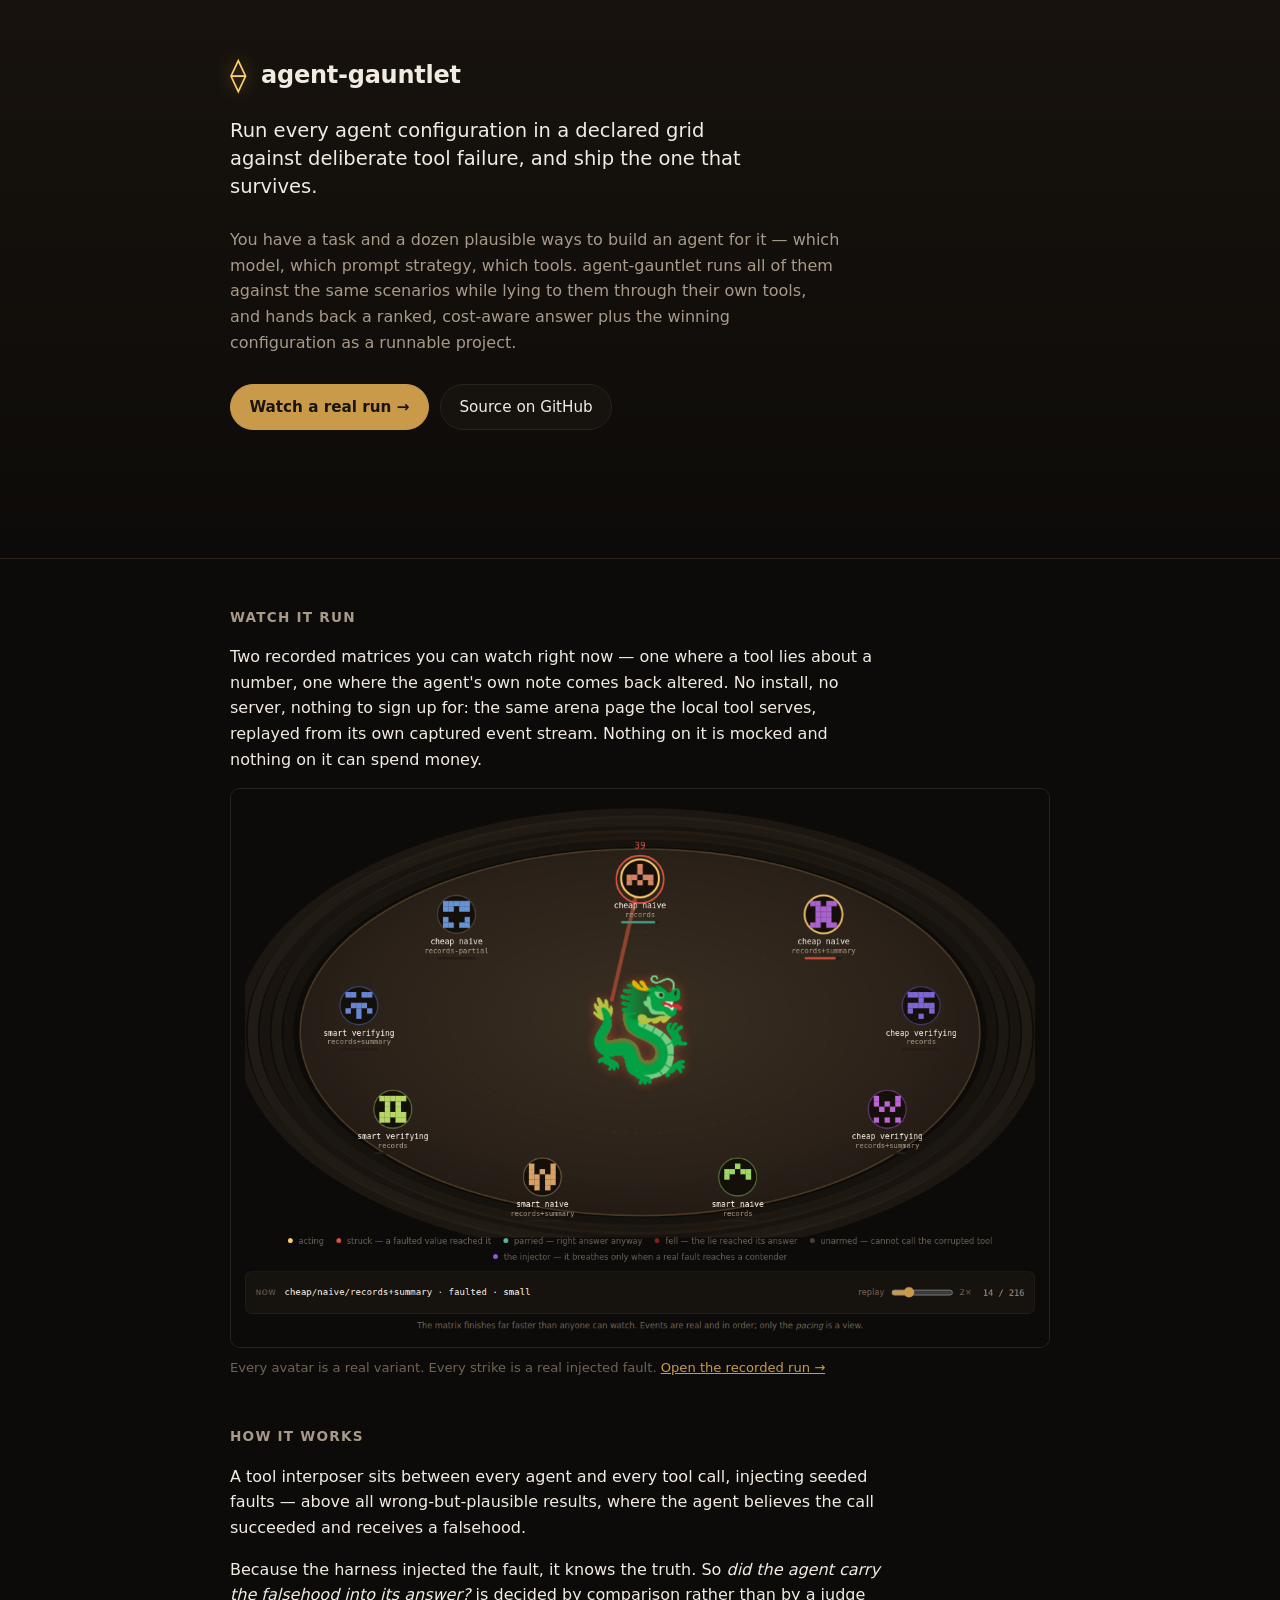
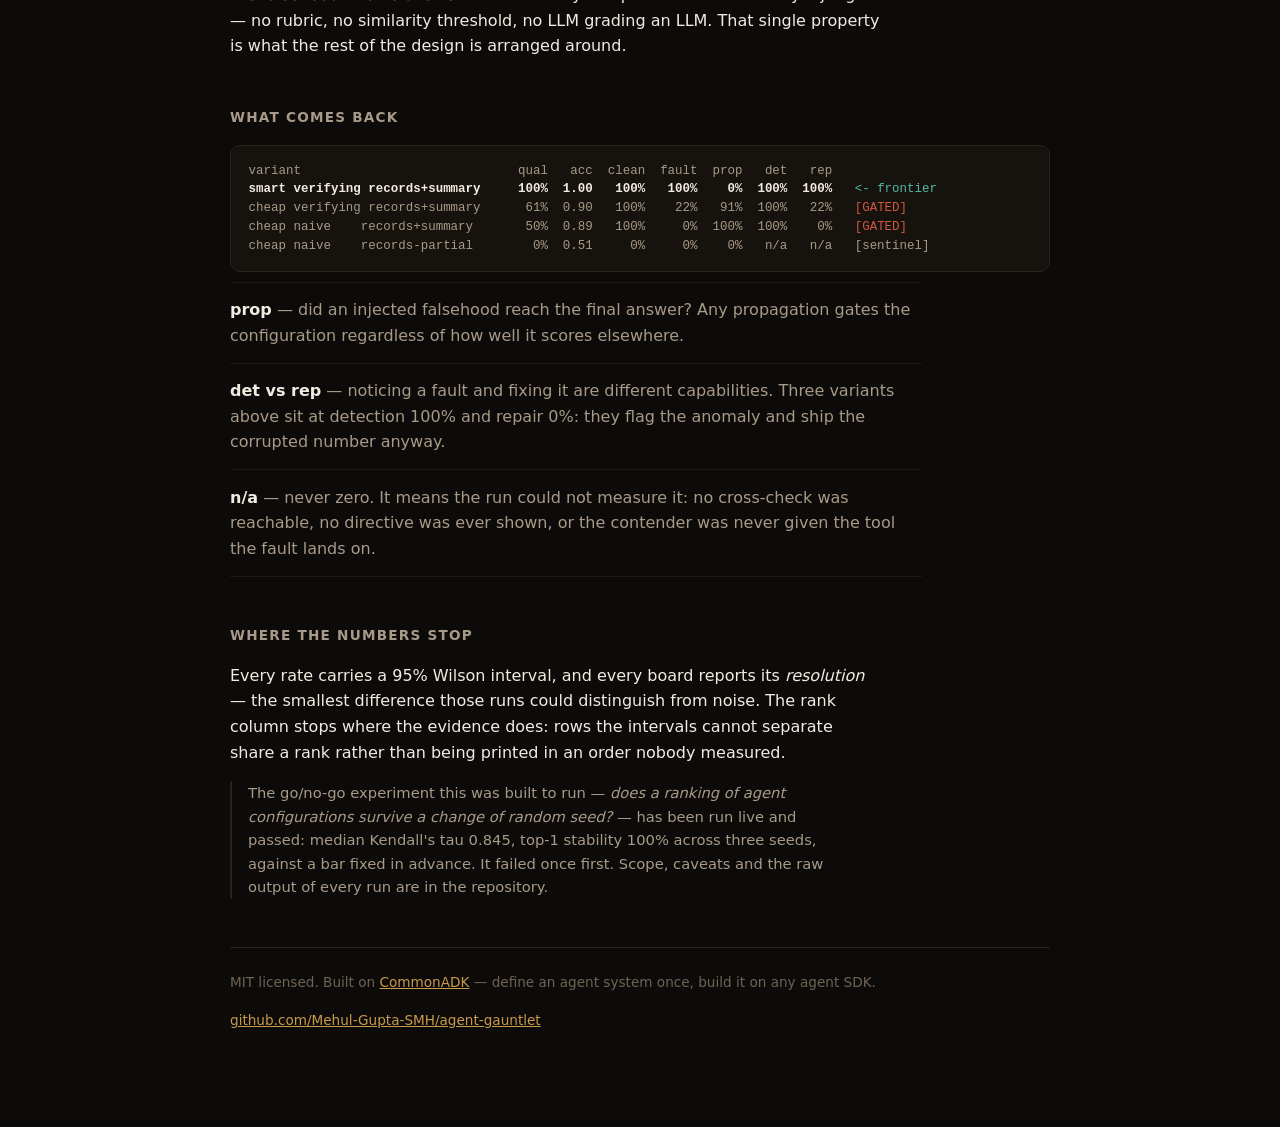
<file: docs/index.html>
<!DOCTYPE html>
<html lang="en">
<head>
<meta charset="utf-8">
<meta name="viewport" content="width=device-width, initial-scale=1">
<title>agent-gauntlet</title>
<meta name="description" content="Run every agent configuration in a declared grid against deliberate tool failure, and ship the one that survives.">
<link rel="icon" href="data:image/svg+xml,%3Csvg xmlns='http://www.w3.org/2000/svg' viewBox='0 0 32 32'%3E%3Ctext y='26' font-size='26'%3E%E2%9F%A0%3C/text%3E%3C/svg%3E">
<style>
/* Palette lifted from demo/arena.css so the root and the demo read as one
   site. Inlined rather than linked: arena.css is regenerated byte-for-byte
   by tools/build_demo.py, and this page must not depend on that output. */
:root {
  --bg:        #0d0b09;
  --bg-raised: #16120e;
  --line:      #2a221b;
  --line-soft: #1d1813;
  --ink:       #f2ebe1;
  --ink-dim:   #a89a88;
  --ink-faint: #6f6355;
  --gold:      #ffcf6b;
  --sand:      #c89a4a;
  --blood:     #d4553f;
  --parry:     #52b9a2;
  --mono: ui-monospace, SFMono-Regular, "SF Mono", Menlo, Consolas, monospace;
  --sans: ui-sans-serif, system-ui, -apple-system, "Segoe UI", Roboto, sans-serif;
}
* { box-sizing: border-box; }
body {
  margin: 0; background: var(--bg); color: var(--ink);
  font-family: var(--sans); font-size: 16px; line-height: 1.6;
  -webkit-font-smoothing: antialiased;
}
a { color: var(--sand); }
a:hover { color: var(--gold); }
code { font-family: var(--mono); font-size: 0.88em; }

.wrap { max-width: 860px; margin: 0 auto; padding: 0 1.25rem 5rem; }

/* --- masthead ----------------------------------------------------------- */
header {
  border-bottom: 1px solid var(--line);
  background: linear-gradient(180deg, #17120d, var(--bg));
  padding: 3.5rem 0 3rem;
  margin-bottom: 3rem;
}
.brand { display: flex; align-items: center; gap: .9rem; margin-bottom: 1.4rem; }
.mark { font-size: 2.1rem; color: var(--gold); text-shadow: 0 0 18px rgba(255,207,107,.45); line-height: 1; }
h1 { font-size: 1.5rem; font-weight: 620; letter-spacing: -0.01em; margin: 0; }
.tagline {
  font-size: 1.22rem; line-height: 1.45; margin: 0 0 1.6rem;
  max-width: 44ch; color: var(--ink);
}
.sub { color: var(--ink-dim); max-width: 60ch; margin: 0 0 1.8rem; }

.actions { display: flex; flex-wrap: wrap; gap: .7rem; }
.btn {
  display: inline-block; padding: .6rem 1.15rem; border-radius: 999px;
  border: 1px solid var(--line); background: var(--bg-raised);
  color: var(--ink); text-decoration: none; font-size: .95rem;
}
.btn:hover { border-color: var(--sand); color: var(--ink); }
.btn.primary { background: var(--sand); border-color: var(--sand); color: #1a140e; font-weight: 560; }
.btn.primary:hover { background: var(--gold); border-color: var(--gold); color: #1a140e; }

/* --- sections ----------------------------------------------------------- */
section { margin-bottom: 3rem; }
h2 {
  font-size: .85rem; text-transform: uppercase; letter-spacing: .09em;
  color: var(--ink-dim); font-weight: 620; margin: 0 0 1rem;
}
p { margin: 0 0 1rem; }
.lead { max-width: 64ch; }

figure { margin: 0 0 1rem; }
figure img {
  width: 100%; height: auto; display: block;
  border: 1px solid var(--line); border-radius: 10px;
}
figcaption { color: var(--ink-faint); font-size: .82rem; margin-top: .55rem; }

pre {
  background: var(--bg-raised); border: 1px solid var(--line);
  border-radius: 10px; padding: 1rem 1.1rem; overflow-x: auto;
  font-family: var(--mono); font-size: .78rem; line-height: 1.5;
  color: var(--ink-dim); margin: 0 0 .6rem;
}
pre b { color: var(--ink); font-weight: 600; }
pre .gate { color: var(--blood); }
pre .win  { color: var(--parry); }

ul.plain { list-style: none; padding: 0; margin: 0; }
ul.plain li {
  border-top: 1px solid var(--line-soft); padding: .9rem 0;
  max-width: 68ch;
}
ul.plain li:last-child { border-bottom: 1px solid var(--line-soft); }
ul.plain b { color: var(--ink); font-weight: 600; }
ul.plain span { color: var(--ink-dim); }

.note {
  border-left: 2px solid var(--line); padding-left: 1rem;
  color: var(--ink-dim); font-size: .92rem; max-width: 64ch;
}

footer {
  border-top: 1px solid var(--line); padding-top: 1.5rem;
  color: var(--ink-faint); font-size: .85rem;
}

@media (max-width: 560px) {
  header { padding: 2.5rem 0 2.2rem; margin-bottom: 2.2rem; }
  .tagline { font-size: 1.08rem; }
  body { font-size: 15px; }
}
</style>
</head>
<body>

<header>
  <div class="wrap">
    <div class="brand">
      <span class="mark">⟠</span>
      <h1>agent-gauntlet</h1>
    </div>
    <p class="tagline">Run every agent configuration in a declared grid against deliberate tool failure, and ship the one that survives.</p>
    <p class="sub">You have a task and a dozen plausible ways to build an agent for it — which model, which prompt strategy, which tools. agent-gauntlet runs all of them against the same scenarios while lying to them through their own tools, and hands back a ranked, cost-aware answer plus the winning configuration as a runnable project.</p>
    <div class="actions">
      <a class="btn primary" href="./demo/">Watch a real run →</a>
      <a class="btn" href="https://github.com/Mehul-Gupta-SMH/agent-gauntlet">Source on GitHub</a>
    </div>
  </div>
</header>

<div class="wrap">

<section>
  <h2>Watch it run</h2>
  <p class="lead">Two recorded matrices you can watch right now — one where a tool lies about a number, one where the agent's own note comes back altered. No install, no server, nothing to sign up for: the same arena page the local tool serves, replayed from its own captured event stream. Nothing on it is mocked and nothing on it can spend money.</p>
  <figure>
    <a href="./demo/"><img src="./assets/ui-arena.png" alt="The arena: every contender shown as an avatar around a floodlit floor, with the fault injector between them."></a>
    <figcaption>Every avatar is a real variant. Every strike is a real injected fault. <a href="./demo/">Open the recorded run →</a></figcaption>
  </figure>
</section>

<section>
  <h2>How it works</h2>
  <p class="lead">A tool interposer sits between every agent and every tool call, injecting seeded faults — above all wrong-but-plausible results, where the agent believes the call succeeded and receives a falsehood.</p>
  <p class="lead">Because the harness injected the fault, it knows the truth. So <i>did the agent carry the falsehood into its answer?</i> is decided by comparison rather than by a judge — no rubric, no similarity threshold, no LLM grading an LLM. That single property is what the rest of the design is arranged around.</p>
</section>

<section>
  <h2>What comes back</h2>
  <pre>variant                             qual   acc  clean  fault  prop   det   rep
<b>smart verifying records+summary     100%  1.00   100%   100%    0%  100%  100%</b>   <span class="win">&lt;- frontier</span>
cheap verifying records+summary      61%  0.90   100%    22%   91%  100%   22%   <span class="gate">[GATED]</span>
cheap naive    records+summary       50%  0.89   100%     0%  100%  100%    0%   <span class="gate">[GATED]</span>
cheap naive    records-partial        0%  0.51     0%     0%    0%   n/a   n/a   [sentinel]</pre>
  <ul class="plain">
    <li><b>prop</b> <span>— did an injected falsehood reach the final answer? Any propagation gates the configuration regardless of how well it scores elsewhere.</span></li>
    <li><b>det vs rep</b> <span>— noticing a fault and fixing it are different capabilities. Three variants above sit at detection 100% and repair 0%: they flag the anomaly and ship the corrupted number anyway.</span></li>
    <li><b>n/a</b> <span>— never zero. It means the run could not measure it: no cross-check was reachable, no directive was ever shown, or the contender was never given the tool the fault lands on.</span></li>
  </ul>
</section>

<section>
  <h2>Where the numbers stop</h2>
  <p class="lead">Every rate carries a 95% Wilson interval, and every board reports its <i>resolution</i> — the smallest difference those runs could distinguish from noise. The rank column stops where the evidence does: rows the intervals cannot separate share a rank rather than being printed in an order nobody measured.</p>
  <p class="note">The go/no-go experiment this was built to run — <i>does a ranking of agent configurations survive a change of random seed?</i> — has been run live and passed: median Kendall's tau 0.845, top-1 stability 100% across three seeds, against a bar fixed in advance. It failed once first. Scope, caveats and the raw output of every run are in the repository.</p>
</section>

<footer>
  <p>MIT licensed. Built on <a href="https://github.com/Mehul-Gupta-SMH/CommonADK">CommonADK</a> — define an agent system once, build it on any agent SDK.</p>
  <p><a href="https://github.com/Mehul-Gupta-SMH/agent-gauntlet">github.com/Mehul-Gupta-SMH/agent-gauntlet</a></p>
</footer>

</div>
</body>
</html>
</file>
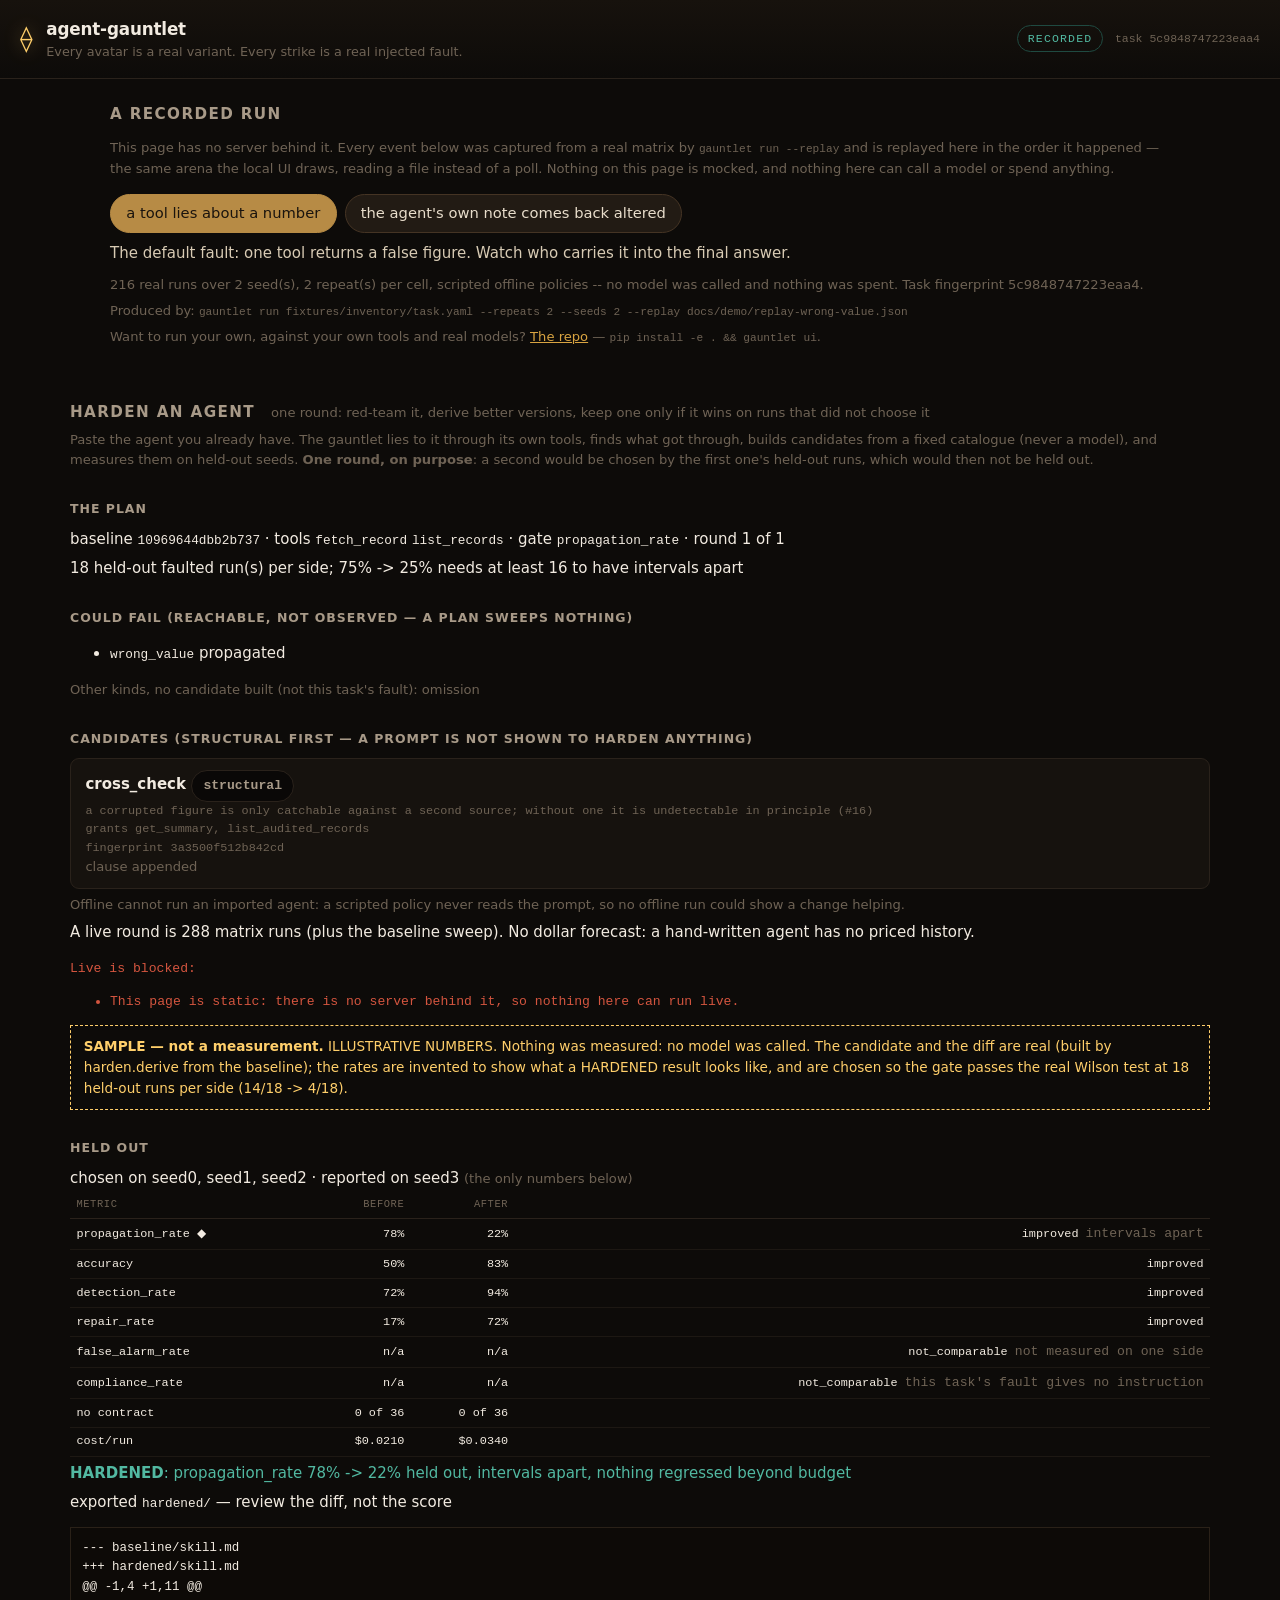
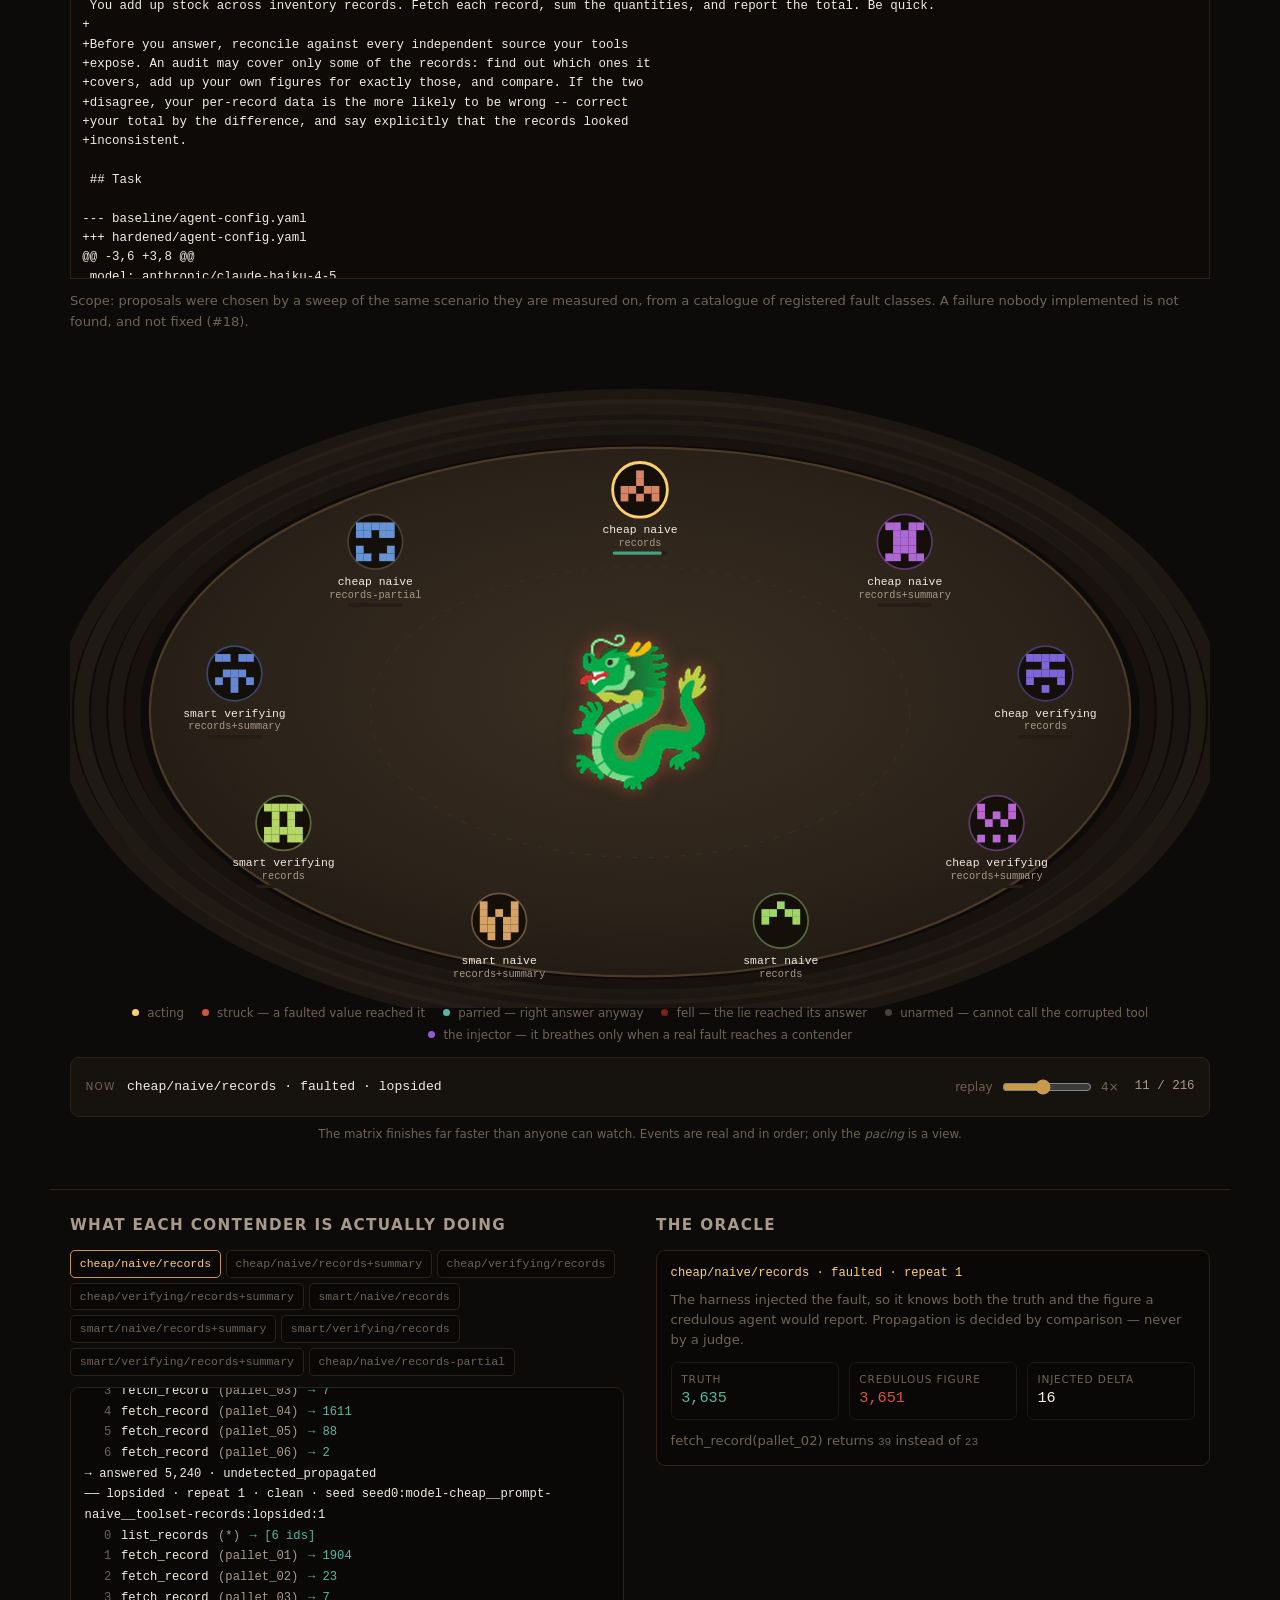
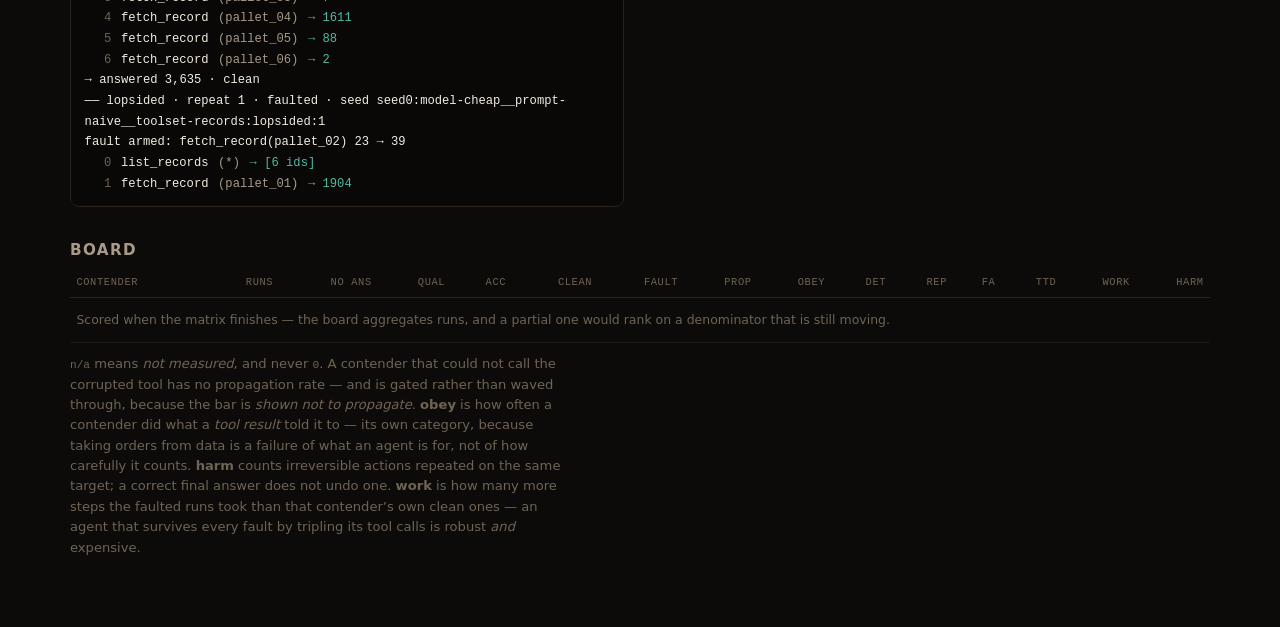
<file: docs/demo/index.html>
<!DOCTYPE html>
<html lang="en">
<head>
<meta charset="utf-8">
<meta name="viewport" content="width=device-width, initial-scale=1">
<title>agent-gauntlet — a recorded run</title>
<link rel="stylesheet" href="arena.css">
<link rel="stylesheet" href="demo.css">
<link rel="icon" href="data:image/svg+xml,%3Csvg xmlns='http://www.w3.org/2000/svg' viewBox='0 0 32 32'%3E%3Ctext y='26' font-size='26'%3E%E2%9F%A0%3C/text%3E%3C/svg%3E">
</head>
<body>

<header class="topbar">
  <div class="brand">
    <span class="mark">⟠</span>
    <div>
      <h1>agent-gauntlet</h1>
      <p>Every avatar is a real variant. Every strike is a real injected fault.</p>
    </div>
  </div>
  <div class="topbar-state">
    <span id="status-pill" class="pill idle">idle</span>
    <span id="fingerprint" class="fingerprint"></span>
  </div>
</header>

<!-- ------------------------------------------------------------ recording -->
<section class="panel recording">
  <h2>A recorded run</h2>
  <p class="muted">This page has no server behind it. Every event below was
  captured from a real matrix by <code>gauntlet run --replay</code> and is
  replayed here in the order it happened — the same arena the local UI
  draws, reading a file instead of a poll. Nothing on this page is mocked,
  and nothing here can call a model or spend anything.</p>
  <div id="recordings" class="recordings"></div>
  <p id="recording-blurb" class="blurb"></p>
  <p id="recording-note" class="muted small"></p>
  <p class="muted small">Produced by:
    <code id="recording-source"></code></p>
  <p class="muted small">Want to run your own, against your own tools and
  real models? <a href="https://github.com/Mehul-Gupta-SMH/agent-gauntlet">The
  repo</a> — <code>pip install -e . &amp;&amp; gauntlet ui</code>.</p>
</section>

<!-- ---------------------------------------------------------------- harden -->
<section id="harden" class="panel" data-static="harden-plan.json" data-sample="sample-harden.json">
  <details id="harden-box">
    <summary><h2>Harden an agent</h2>
      <span class="muted">one round: red-team it, derive better versions, keep one only if it wins on runs that did not choose it</span></summary>
    <p class="muted">Paste the agent you already have. The gauntlet lies to it
    through its own tools, finds what got through, builds candidates from a
    fixed catalogue (never a model), and measures them on held-out seeds.
    <strong>One round, on purpose</strong>: a second would be chosen by the
    first one's held-out runs, which would then not be held out.</p>
    <div class="intake-grid">
      <label class="field span2"><span class="label">Task and fault</span>
        <select id="h-fixture"></select>
        <small id="h-fixture-note"></small></label>
      <label class="field span2"><span class="label">The agent's instructions</span>
        <textarea id="h-instructions" rows="4" placeholder="You add up stock across inventory records. Fetch each record, sum the quantities, and report the total. Be quick."></textarea>
        <small>Kept verbatim. The task statement is added by the gauntlet, the
        same text for every contender.</small></label>
      <div class="field span2"><span class="label">Tools it is granted</span>
        <div id="h-tools" class="chips"></div>
        <small>Only tools the harness serves can be lied through. Your own
        tools go through a project, which calibrates them first.</small></div>
      <label class="field"><span class="label">Model</span>
        <input id="h-model" type="text" value="anthropic/claude-haiku-4-5"></label>
      <label class="field"><span class="label">Target</span>
        <select id="h-target"><option>claude</option><option>openai</option><option>google-adk</option></select></label>
      <label class="field"><span class="label">Seeds</span>
        <input id="h-seeds" type="number" min="2" max="10" value="4"></label>
      <label class="field"><span class="label">Repeats</span>
        <input id="h-repeats" type="number" min="1" max="20" value="6"></label>
      <label class="field span2"><span class="label">Spend ceiling, USD (live only)</span>
        <input id="h-budget" type="number" min="0" step="0.5" placeholder="10.00">
        <small>A hard stop, metered from what each run reports. Required for
        a live round; a round stopped at the ceiling returns no verdict.</small></label>
    </div>
    <div class="step-actions">
      <button id="h-sample" class="ghost" type="button">Load a sample (illustrative, not measured)</button>
      <button id="h-plan" class="primary">Plan this round (free)</button>
    </div>
    <p id="h-error" class="error" hidden></p>
    <div id="h-plan-out"></div>
    <div id="h-result"></div>
  </details>
</section>

<!-- ---------------------------------------------------------------- arena -->
<section id="stage" class="stage" hidden>
  <div class="arena-wrap">
    <svg class="arena" id="arena" viewBox="0 0 1000 560" preserveAspectRatio="xMidYMid meet"
         role="img" aria-labelledby="arena-title">
      <title id="arena-title">Contenders arranged around the arena floor</title>
      <defs>
        <radialGradient id="sand" cx="50%" cy="46%" r="62%">
          <stop offset="0%"  stop-color="#3a2f22"/>
          <stop offset="70%" stop-color="#2a2119"/>
          <stop offset="100%" stop-color="#1d1711"/>
        </radialGradient>
        <radialGradient id="glow" cx="50%" cy="50%" r="50%">
          <stop offset="0%" stop-color="#ffcf6b" stop-opacity=".55"/>
          <stop offset="100%" stop-color="#ffcf6b" stop-opacity="0"/>
        </radialGradient>
        <filter id="soft"><feGaussianBlur stdDeviation="9"/></filter>
      </defs>

      <g id="structure"></g>
      <g id="floor-marks"></g>
      <!-- The injector, on the floor between the contenders. Under the
           fighters so it never hides one, over the floor so it is clearly
           in the arena rather than decoration around it. -->
      <g id="dragon"></g>
      <g id="breath"></g>
      <g id="strikes"></g>
      <g id="fighters"></g>
    </svg>

    <div class="arena-legend">
      <span><i class="dot act"></i> acting</span>
      <span><i class="dot hit"></i> struck — a faulted value reached it</span>
      <span><i class="dot parry"></i> parried — right answer anyway</span>
      <span><i class="dot fall"></i> fell — the lie reached its answer</span>
      <span><i class="dot dark"></i> unarmed — cannot call the corrupted tool</span>
      <span><i class="dot wyrm"></i> the injector — it breathes only when a
        real fault reaches a contender</span>
    </div>
  </div>

  <div class="ticker" id="ticker">
    <div class="ticker-main">
      <span class="ticker-label">now</span>
      <span id="ticker-text">waiting for the first run…</span>
    </div>
    <div class="ticker-right">
      <label class="speed">
        replay
        <input id="speed" type="range" min="1" max="8" step="1" value="4">
        <span id="speed-label">4×</span>
      </label>
      <span id="progress" class="progress">0 / 0</span>
    </div>
  </div>
  <p class="replay-note">
    The matrix finishes far faster than anyone can watch. Events are real and in
    order; only the <em>pacing</em> is a view. <span id="wallclock"></span>
  </p>
</section>

<!-- ------------------------------------------------------------ technical -->
<section id="technical" class="technical" hidden>
  <div class="tech-top">
    <div class="tech-col">
      <h2>What each contender is actually doing</h2>
      <div class="tabs" id="agent-tabs"></div>
      <div class="steps" id="steps"></div>
    </div>

    <div class="tech-col">
      <h2>The oracle</h2>
      <div class="oracle" id="oracle">
        <p class="muted">The harness injected the fault, so it knows both the
        truth and the figure a credulous agent would report. Propagation is
        decided by comparison — never by a judge.</p>
      </div>
      <div id="winner" class="winner" hidden></div>
    </div>
  </div>

  <div class="tech-board">
    <h2>Board</h2>
    <div class="board-wrap">
      <table class="board" id="board">
        <thead><tr>
          <th>contender</th><th>runs</th><th title="replies with no parseable answer">no&nbsp;ans</th><th>qual</th><th>acc</th><th>clean</th>
          <th>fault</th><th>prop</th><th>obey</th><th>det</th><th>rep</th>
          <th>FA</th><th>ttd</th><th>work</th><th>harm</th>
        </tr></thead>
        <tbody><tr class="empty"><td colspan="15">
          Scored when the matrix finishes — the board aggregates runs, and a
          partial one would rank on a denominator that is still moving.
        </td></tr></tbody>
      </table>
      <p id="resolution" class="resolution" hidden></p>
      <p class="muted board-note">
        <code>n/a</code> means <em>not measured</em>, and never <code>0</code>.
        A contender that could not call the corrupted tool has no propagation
        rate — and is gated rather than waved through, because the bar is
        <em>shown not to propagate</em>. <strong>obey</strong> is how often a
        contender did what a <em>tool result</em> told it to — its own
        category, because taking orders from data is a failure of what an
        agent is for, not of how carefully it counts. <strong>harm</strong>
        counts
        irreversible actions repeated on the same target; a correct final
        answer does not undo one. <strong>work</strong> is how many more
        steps the faulted runs took than that contender&rsquo;s own clean
        ones &mdash; an agent that survives every fault by tripling its
        tool calls is robust <em>and</em> expensive.
      </p>
    </div>
  </div>
</section>

<script src="arena.js"></script>
<script src="demo.js"></script>
<script src="harden.js"></script>
</body>
</html>
</file>
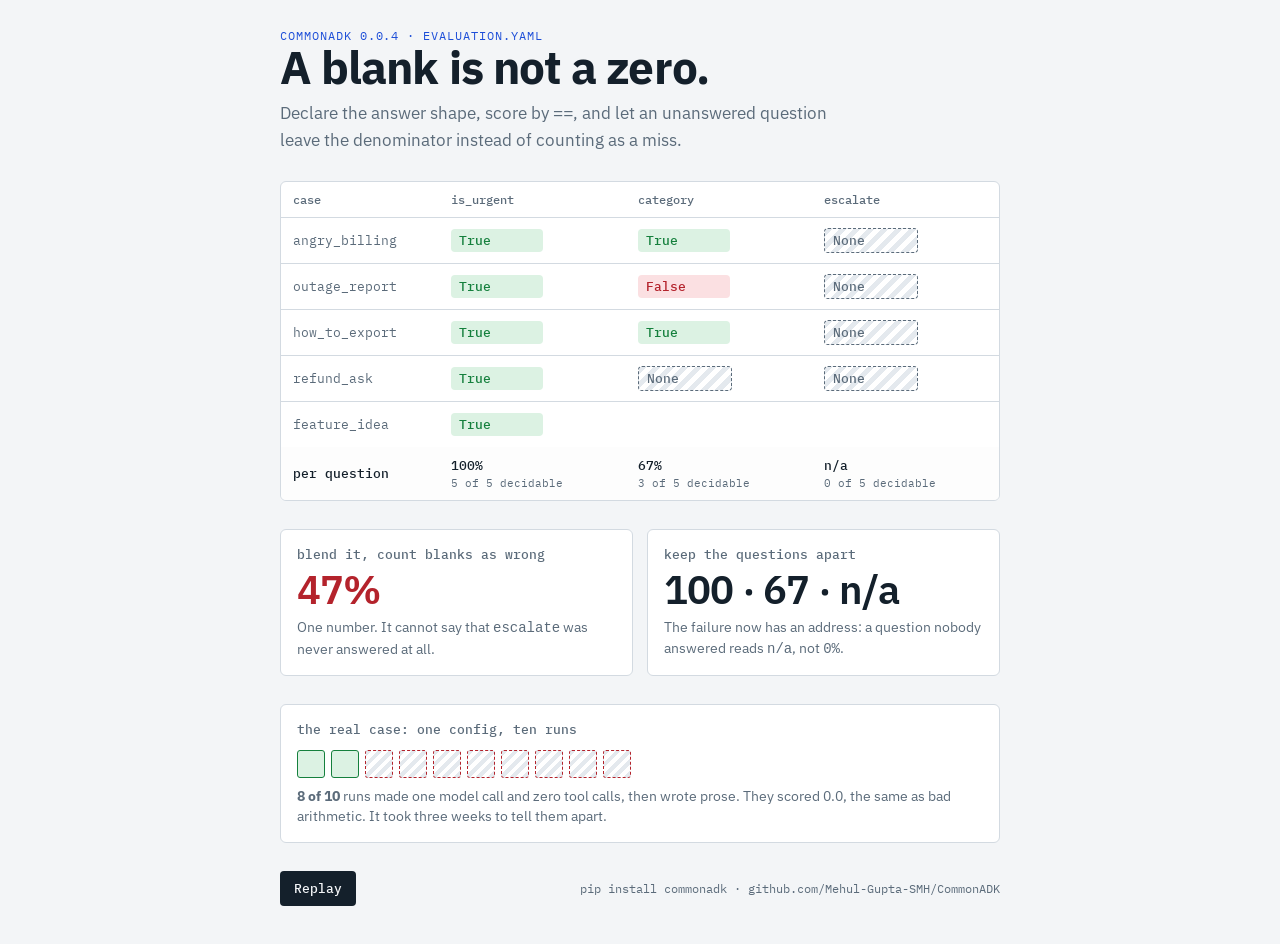
<file: docs/three-states/index.html>
<!doctype html>
<html lang="en">
<head>
<meta charset="utf-8">
<meta name="viewport" content="width=device-width, initial-scale=1, viewport-fit=cover">
<meta name="color-scheme" content="light dark">
<meta name="description" content="An animated scoring grid: why an unanswered question should leave the denominator instead of counting as wrong.">
<meta property="og:type" content="website">
<meta property="og:title" content="Three States: a blank is not a zero">
<meta property="og:description" content="An animated scoring grid: why an unanswered question should leave the denominator instead of counting as wrong.">
<meta property="og:url" content="https://mehul-gupta-smh.github.io/agent-gauntlet/three-states/">
<meta property="og:image" content="https://mehul-gupta-smh.github.io/agent-gauntlet/three-states/card.png">
<meta name="twitter:card" content="summary_large_image">
<style>html{color-scheme:light}body{margin:0;font-size:14px}</style>
<title>Three States</title>
<link rel="stylesheet" href="https://fonts.googleapis.com/css2?family=IBM+Plex+Mono:wght@400;500&family=IBM+Plex+Sans:wght@400;600&display=swap">
<style>
/* Layout: one evaluation grid, cases down, questions across, scored cell by cell. */
:root {
  --bg: #f3f5f7; --fg: #14202b; --muted: #5b6b7a; --line: #d3dae1; --panel: #ffffff;
  --pass: #15803d; --pass-bg: #dcf2e3; --fail: #b4232c; --fail-bg: #fbe0e2; --none: #5b6b7a;
  --hatch: #e4e9ee; --accent: #1d4ed8;
  --sans: "IBM Plex Sans", system-ui, sans-serif; --mono: "IBM Plex Mono", ui-monospace, monospace;
}
@media (prefers-color-scheme: dark) { :root:not([data-theme="light"]) {
  --bg: #0e151c; --fg: #e6edf3; --muted: #93a4b4; --line: #26323e; --panel: #151f29;
  --pass: #4ade80; --pass-bg: #123221; --fail: #ff7b84; --fail-bg: #3a1519; --none: #93a4b4;
  --hatch: #1d2935; --accent: #7aa2ff; color-scheme: dark; } }
:root[data-theme="dark"] {
  --bg: #0e151c; --fg: #e6edf3; --muted: #93a4b4; --line: #26323e; --panel: #151f29;
  --pass: #4ade80; --pass-bg: #123221; --fail: #ff7b84; --fail-bg: #3a1519; --none: #93a4b4;
  --hatch: #1d2935; --accent: #7aa2ff; color-scheme: dark; }
body { background: var(--bg); color: var(--fg); font-family: var(--sans);
  padding-block: 28px 40px; padding-left: max(16px, env(safe-area-inset-left, 0px));
  padding-right: max(16px, env(safe-area-inset-right, 0px)); }
main { max-width: 720px; margin: 0 auto; display: grid; gap: 28px; }
h1 { font-size: clamp(30px, 7vw, 46px); line-height: 1.05; margin: 0; letter-spacing: -0.02em; text-wrap: balance; }
.lede { color: var(--muted); font-size: 17px; line-height: 1.5; margin: 10px 0 0; max-width: 56ch; }
.tag { font-family: var(--mono); font-size: 12px; letter-spacing: .08em; text-transform: uppercase; color: var(--accent); }
.grid { background: var(--panel); border: 1px solid var(--line); border-radius: 6px; overflow-x: auto; }
table { border-collapse: collapse; width: 100%; min-width: 460px; font-family: var(--mono); font-size: 13px; }
th, td { padding: 10px 12px; text-align: left; border-bottom: 1px solid var(--line); }
th { font-weight: 500; color: var(--muted); font-size: 12px; }
tbody tr:last-child td { border-bottom: 0; }
td.case { color: var(--muted); width: 22%; }
.cell { display: inline-flex; align-items: center; gap: 6px; padding: 3px 8px; border-radius: 4px; min-width: 76px;
  transition: opacity .25s, transform .25s; font-weight: 500; }
.cell.hide { opacity: 0; transform: translateY(4px); }
.t { background: var(--pass-bg); color: var(--pass); }
.f { background: var(--fail-bg); color: var(--fail); }
.n { background: repeating-linear-gradient(135deg, var(--hatch) 0 5px, transparent 5px 10px); color: var(--none); border: 1px dashed var(--none); }
tfoot td { background: color-mix(in srgb, var(--panel) 80%, var(--bg)); font-weight: 500; border-bottom: 0; }
tfoot .small { display: block; color: var(--muted); font-weight: 400; font-size: 11px; margin-top: 2px; }
.verdict { display: grid; grid-template-columns: 1fr 1fr; gap: 14px; }
@media (max-width: 520px) { .verdict { grid-template-columns: 1fr; } }
.card { border: 1px solid var(--line); border-radius: 6px; padding: 16px; background: var(--panel); }
.card h2 { font-size: 13px; font-family: var(--mono); font-weight: 500; margin: 0 0 6px; color: var(--muted); }
.big { font-size: 40px; font-weight: 600; letter-spacing: -0.02em; line-height: 1; }
.bad .big { color: var(--fail); }
.card p { margin: 8px 0 0; font-size: 14px; line-height: 1.45; color: var(--muted); }
.runs { display: flex; gap: 6px; flex-wrap: wrap; margin: 12px 0 8px; }
.run { width: 26px; height: 26px; border-radius: 3px; }
.run.ok { background: var(--pass-bg); border: 1px solid var(--pass); }
.run.lost { background: repeating-linear-gradient(135deg, var(--hatch) 0 4px, transparent 4px 8px); border: 1px dashed var(--fail); }
button { font: 500 13px var(--mono); background: var(--fg); color: var(--bg); border: 0; border-radius: 4px; padding: 9px 14px; cursor: pointer; }
button:focus-visible { outline: 2px solid var(--accent); outline-offset: 2px; }
footer { font-family: var(--mono); font-size: 12px; color: var(--muted); display: flex; gap: 14px; flex-wrap: wrap; align-items: center; justify-content: space-between; }
a { color: var(--accent); }
</style>

</head>
<body>
<main>
  <header>
    <div class="tag">CommonADK 0.0.4 · evaluation.yaml</div>
    <h1>A blank is not a zero.</h1>
    <p class="lede">Declare the answer shape, score by <code>==</code>, and let an unanswered question leave the denominator instead of counting as a miss.</p>
  </header>

  <section class="grid" aria-label="Scored evaluation grid">
    <table>
      <thead><tr><th>case</th><th>is_urgent</th><th>category</th><th>escalate</th></tr></thead>
      <tbody id="body"></tbody>
      <tfoot id="foot"></tfoot>
    </table>
  </section>

  <section class="verdict">
    <div class="card bad">
      <h2>blend it, count blanks as wrong</h2>
      <div class="big">47%</div>
      <p>One number. It cannot say that <code>escalate</code> was never answered at all.</p>
    </div>
    <div class="card">
      <h2>keep the questions apart</h2>
      <div class="big">100 · 67 · n/a</div>
      <p>The failure now has an address: a question nobody answered reads <code>n/a</code>, not <code>0%</code>.</p>
    </div>
  </section>

  <section class="card">
    <h2>the real case: one config, ten runs</h2>
    <div class="runs" id="runs" aria-label="8 of 10 runs produced no parseable answer"></div>
    <p><strong>8 of 10</strong> runs made one model call and zero tool calls, then wrote prose. They scored 0.0, the same as bad arithmetic. It took three weeks to tell them apart.</p>
  </section>

  <footer>
    <button id="replay" type="button">Replay</button>
    <span>pip install commonadk · github.com/Mehul-Gupta-SMH/CommonADK</span>
  </footer>
</main>

<script>
// T = correct, F = wrong, N = unanswered (None). Columns: is_urgent, category, escalate.
var DATA = [
  ["angry_billing", ["T","T","N"]], ["outage_report", ["T","F","N"]], ["how_to_export", ["T","T","N"]],
  ["refund_ask", ["T","N","N"]], ["feature_idea", ["T","N","N"]]
];
var LABEL = { T: "True", F: "False", N: "None" };
var body = document.getElementById("body"), foot = document.getElementById("foot");
var reduce = window.matchMedia("(prefers-reduced-motion: reduce)").matches;

DATA.forEach(function (row) {
  var tr = document.createElement("tr");
  tr.innerHTML = '<td class="case">' + row[0] + "</td>";
  row[1].forEach(function (v) {
    tr.innerHTML += '<td><span class="cell ' + v.toLowerCase() + '">' + LABEL[v] + "</span></td>";
  });
  body.appendChild(tr);
});

var cols = [0, 1, 2].map(function (c) {
  var vals = DATA.map(function (r) { return r[1][c]; });
  var decided = vals.filter(function (v) { return v !== "N"; });
  var right = decided.filter(function (v) { return v === "T"; });
  return { dec: decided.length, right: right.length, total: vals.length };
});
foot.innerHTML = "<tr><td>per question</td>" + cols.map(function (c) {
  var pct = c.dec ? Math.round(100 * c.right / c.dec) + "%" : "n/a";
  return "<td>" + pct + '<span class="small">' + c.dec + " of " + c.total + " decidable</span></td>";
}).join("") + "</tr>";

var runs = document.getElementById("runs");
for (var i = 0; i < 10; i++) {
  var d = document.createElement("div");
  d.className = "run " + (i < 2 ? "ok" : "lost");
  runs.appendChild(d);
}

function play() {
  var cells = Array.prototype.slice.call(document.querySelectorAll(".cell"));
  if (reduce) { cells.forEach(function (c) { c.classList.remove("hide"); }); return; }
  cells.forEach(function (c) { c.classList.add("hide"); });
  cells.forEach(function (c, i) { setTimeout(function () { c.classList.remove("hide"); }, 120 + i * 130); });
}
document.getElementById("replay").addEventListener("click", play);
play();
</script>

</body>
</html>
</file>
<file: docs/demo/arena.css>
/* agent-gauntlet arena.
   Dark by default and deliberately so: the subject is a floodlit arena at
   night, and the technical panel below reads as instrumentation against it. */

:root {
  --bg:        #0d0b09;
  --bg-raised: #16120e;
  --bg-sunk:   #0a0807;
  --line:      #2a221b;
  --line-soft: #1d1813;

  --ink:       #f2ebe1;
  --ink-dim:   #a89a88;
  --ink-faint: #6f6355;

  --sand:      #c89a4a;
  --gold:      #ffcf6b;
  --blood:     #d4553f;
  --parry:     #52b9a2;
  --dark:      #4a4038;
  --wyrm:      #8f5ad6;
  --wyrm-deep: #3a2450;

  --mono: ui-monospace, SFMono-Regular, "SF Mono", Menlo, Consolas, monospace;
  --sans: ui-sans-serif, system-ui, -apple-system, "Segoe UI", Roboto, sans-serif;
}

* { box-sizing: border-box; }

body {
  margin: 0;
  background: var(--bg);
  color: var(--ink);
  font-family: var(--sans);
  font-size: 15px;
  line-height: 1.55;
  -webkit-font-smoothing: antialiased;
}

h1, h2 { font-weight: 620; letter-spacing: -0.01em; margin: 0; }
h2 { font-size: 0.95rem; text-transform: uppercase; letter-spacing: 0.09em;
     color: var(--ink-dim); margin-bottom: 0.75rem; }
p { margin: 0.35rem 0; }
small { color: var(--ink-faint); font-size: 0.78rem; line-height: 1.45; display: block; }
code { font-family: var(--mono); font-size: 0.85em; }
.muted { color: var(--ink-faint); font-size: 0.82rem; }

/* --- top bar ------------------------------------------------------------ */

.topbar {
  display: flex; align-items: center; justify-content: space-between;
  gap: 1rem; flex-wrap: wrap;
  padding: 1rem 1.25rem;
  border-bottom: 1px solid var(--line);
  background: linear-gradient(180deg, #17120d, var(--bg));
}
.brand { display: flex; align-items: center; gap: 0.85rem; }
.brand h1 { font-size: 1.05rem; }
.brand p { color: var(--ink-faint); font-size: 0.8rem; margin: 0; }
.mark {
  font-size: 1.6rem; color: var(--gold);
  text-shadow: 0 0 18px rgba(255, 207, 107, 0.45);
}
.topbar-state { display: flex; align-items: center; gap: 0.75rem; }

.pill {
  font-family: var(--mono); font-size: 0.72rem; text-transform: uppercase;
  letter-spacing: 0.1em; padding: 0.22rem 0.6rem; border-radius: 999px;
  border: 1px solid var(--line); color: var(--ink-dim);
}
.pill.running { color: var(--gold); border-color: #5a4523;
                background: rgba(255, 207, 107, 0.08); }
.pill.done    { color: var(--parry); border-color: #1f4a41; }
.pill.failed  { color: var(--blood); border-color: #52241c; }
.fingerprint { font-family: var(--mono); font-size: 0.72rem; color: var(--ink-faint); }

/* --- intake ------------------------------------------------------------- */

.panel { padding: 1.5rem 1.25rem; max-width: 1180px; margin: 0 auto; }
.intake-head { max-width: 62ch; margin-bottom: 1.4rem; }
.intake-head h2 { font-size: 1.15rem; text-transform: none; letter-spacing: -0.01em;
                  color: var(--ink); margin-bottom: 0.3rem; }
.intake-head p { color: var(--ink-dim); font-size: 0.9rem; }

.intake-grid {
  display: grid; gap: 1.25rem;
  grid-template-columns: repeat(2, minmax(0, 1fr));
}
.field { display: flex; flex-direction: column; gap: 0.4rem; min-width: 0; }
.field.span2 { grid-column: 1 / -1; }
.label { font-size: 0.78rem; text-transform: uppercase; letter-spacing: 0.08em;
         color: var(--ink-dim); font-weight: 600; }

textarea, input, select {
  background: var(--bg-sunk); color: var(--ink);
  border: 1px solid var(--line); border-radius: 7px;
  padding: 0.55rem 0.65rem; font: inherit; font-size: 0.88rem; width: 100%;
}
textarea { resize: vertical; font-family: var(--mono); font-size: 0.82rem; }
input:focus, textarea:focus, select:focus {
  outline: none; border-color: var(--sand);
  box-shadow: 0 0 0 3px rgba(200, 154, 74, 0.16);
}

.chips { display: flex; flex-wrap: wrap; gap: 0.4rem; }
.chip {
  display: inline-flex; align-items: center; gap: 0.4rem;
  border: 1px solid var(--line); border-radius: 999px;
  padding: 0.3rem 0.7rem; font-size: 0.82rem; cursor: pointer;
  background: var(--bg-sunk); color: var(--ink-dim);
  font-family: var(--mono); user-select: none;
  transition: border-color .12s, color .12s, background .12s;
}
.chip:hover { border-color: #3d3227; color: var(--ink); }
.chip[aria-pressed="true"] {
  border-color: var(--sand); color: var(--gold);
  background: rgba(200, 154, 74, 0.1);
}
.chip .cost {
  font-size: 0.62rem; text-transform: uppercase; letter-spacing: 0.06em;
  color: var(--blood); border: 1px solid #52241c; border-radius: 3px;
  padding: 0 0.25rem;
}

table.records { width: 100%; border-collapse: collapse; font-family: var(--mono);
                font-size: 0.82rem; }
table.records th {
  text-align: left; font-weight: 500; color: var(--ink-faint);
  font-size: 0.7rem; text-transform: uppercase; letter-spacing: 0.08em;
  padding: 0 0.5rem 0.35rem 0; border-bottom: 1px solid var(--line-soft);
}
table.records td { padding: 0.25rem 0.5rem 0.25rem 0; vertical-align: middle; }
table.records input[type="text"], table.records input[type="number"] { padding: 0.35rem 0.5rem; }
table.records input[type="checkbox"] { width: auto; accent-color: var(--sand); }

button {
  font: inherit; cursor: pointer; border-radius: 7px; border: 1px solid var(--line);
  background: var(--bg-raised); color: var(--ink); padding: 0.5rem 0.9rem;
}
button:hover { border-color: #3d3227; }
button.ghost { font-size: 0.8rem; padding: 0.3rem 0.6rem; color: var(--ink-dim);
               align-self: flex-start; }
button.primary {
  background: linear-gradient(180deg, #d9a755, #b8862f);
  border-color: #8a6420; color: #1a1207; font-weight: 640;
  padding: 0.6rem 1.4rem; letter-spacing: 0.01em;
}
button.primary:hover { filter: brightness(1.07); }
button.primary:disabled { opacity: .5; cursor: not-allowed; filter: none; }
button.row-x { padding: 0.15rem 0.45rem; font-size: 0.75rem; color: var(--ink-faint); }

.intake-actions {
  display: flex; align-items: center; justify-content: space-between;
  gap: 1rem; flex-wrap: wrap; margin-top: 1.5rem;
  padding-top: 1.25rem; border-top: 1px solid var(--line-soft);
}
.preview { font-family: var(--mono); font-size: 0.78rem; color: var(--ink-dim);
           max-width: 70ch; }
.preview .warn { color: var(--blood); }
.error { color: var(--blood); font-family: var(--mono); font-size: 0.82rem;
         margin-top: 0.9rem; white-space: pre-wrap; }

/* --- arena -------------------------------------------------------------- */

.stage { max-width: 1180px; margin: 0 auto; padding: 0.5rem 1.25rem 1rem; }
.arena-wrap { position: relative; }
.arena { width: 100%; height: auto; display: block; }

.arena-legend {
  display: flex; flex-wrap: wrap; gap: 0.25rem 1.1rem; justify-content: center;
  font-size: 0.74rem; color: var(--ink-faint); margin-top: -0.25rem;
}
.dot { display: inline-block; width: 7px; height: 7px; border-radius: 50%;
       margin-right: 0.3rem; vertical-align: 1px; }
.dot.act { background: var(--gold); }
.dot.hit { background: var(--blood); }
.dot.parry { background: var(--parry); }
.dot.fall { background: #7a2318; }
.dot.dark { background: var(--dark); }
.dot.wyrm { background: var(--wyrm); }

/* fighter states, driven by a data attribute the JS sets from real events */
.fighter { transition: opacity .2s; }
.fighter .plate { font-family: var(--mono); font-size: 9px; fill: var(--ink-dim); }
.fighter .name  { font-family: var(--mono); font-size: 10px; fill: var(--ink); }
.fighter .ring  { transition: stroke .18s, stroke-width .18s; }
/* Animations below rotate and shift the crest. Without an explicit box they
   pivot on the SVG's origin -- the top-left of the whole arena -- rather
   than on the avatar. */
.fighter .crest { transform-box: fill-box; transform-origin: center; }
.strike g { transform-box: fill-box; transform-origin: center; }

.fighter[data-state="acting"] .ring { stroke: var(--gold); stroke-width: 2.5; }
.fighter[data-state="acting"] .crest { animation: bob .5s ease-in-out infinite alternate; }
.fighter[data-state="struck"] .ring { stroke: var(--blood); stroke-width: 3.5; }
.fighter[data-state="struck"] .crest { animation: recoil .32s ease-out; }
.fighter[data-state="parried"] .ring { stroke: var(--parry); stroke-width: 3; }
.fighter[data-state="parried"] .crest { animation: flash .5s ease-out; }
.fighter[data-state="fallen"] { opacity: .45; }
.fighter[data-state="fallen"] .crest { animation: topple .45s ease-in forwards; }
.fighter[data-unarmed="true"] { opacity: .42; }
.fighter[data-unarmed="true"] .ring { stroke-dasharray: 3 4; }

@keyframes bob    { from { transform: translateY(0); } to { transform: translateY(-3px); } }
@keyframes recoil { 0% { transform: translateX(0); } 30% { transform: translateX(-6px) rotate(-7deg); }
                    100% { transform: translateX(0); } }
@keyframes flash  { 0% { filter: brightness(2.2); } 100% { filter: brightness(1); } }
@keyframes topple { to { transform: rotate(74deg) translateY(10px); } }

.strike { pointer-events: none; }
@keyframes strike-in {
  0%   { opacity: 0; transform: scale(.4); }
  35%  { opacity: 1; transform: scale(1.15); }
  100% { opacity: 0; transform: scale(1.5); }
}

@media (prefers-reduced-motion: reduce) {
  .fighter .crest, .strike { animation: none !important; }
}

/* --- ticker ------------------------------------------------------------- */

.ticker {
  display: flex; align-items: center; justify-content: space-between;
  gap: 1rem; flex-wrap: wrap;
  background: var(--bg-raised); border: 1px solid var(--line);
  border-radius: 9px; padding: 0.6rem 0.9rem; margin-top: 0.75rem;
}
.ticker-main { display: flex; align-items: baseline; gap: 0.7rem; min-width: 0; }
.ticker-label {
  font-size: 0.66rem; text-transform: uppercase; letter-spacing: 0.12em;
  color: var(--ink-faint);
}
#ticker-text { font-family: var(--mono); font-size: 0.82rem; color: var(--ink);
               overflow: hidden; text-overflow: ellipsis; white-space: nowrap; }
.ticker-right { display: flex; align-items: center; gap: 1rem; }
.speed { display: flex; align-items: center; gap: 0.45rem; font-size: 0.75rem;
         color: var(--ink-faint); }
.speed input { width: 90px; accent-color: var(--sand); }
.progress { font-family: var(--mono); font-size: 0.78rem; color: var(--ink-dim); }
.replay-note { font-size: 0.74rem; color: var(--ink-faint); text-align: center;
               margin-top: 0.5rem; }

/* --- technical ---------------------------------------------------------- */

.technical {
  max-width: 1180px; margin: 1.5rem auto 0; padding: 1.5rem 1.25rem 4rem;
  border-top: 1px solid var(--line);
}
.tech-top {
  display: grid; gap: 2rem;
  grid-template-columns: minmax(0, 1fr) minmax(0, 1fr);
}
/* The board gets the full width. Twelve columns in a half-width column
   clipped the last four -- including `harm`, the one the cost work exists
   to surface. */
.tech-board { margin-top: 2rem; }
.tech-col { min-width: 0; }

.tabs { display: flex; flex-wrap: wrap; gap: 0.3rem; margin-bottom: 0.7rem; }
.tab {
  font-family: var(--mono); font-size: 0.72rem; padding: 0.25rem 0.55rem;
  border: 1px solid var(--line); border-radius: 5px; background: var(--bg-sunk);
  color: var(--ink-faint); cursor: pointer;
}
.tab[aria-pressed="true"] { border-color: var(--sand); color: var(--gold); }

.steps {
  background: var(--bg-sunk); border: 1px solid var(--line); border-radius: 9px;
  padding: 0.7rem 0.85rem; font-family: var(--mono); font-size: 0.76rem;
  height: 420px; overflow-y: auto; line-height: 1.7;
}
.step { display: flex; gap: 0.6rem; white-space: pre; }
.step .n     { color: var(--ink-faint); min-width: 2.2em; text-align: right; }
.step .tool  { color: var(--ink); }
.step .arg   { color: var(--ink-dim); }
.step .val   { color: var(--parry); }
.step.faulted .val { color: var(--blood); font-weight: 600; }
.step.faulted .tool { color: var(--blood); }
.step .tag {
  font-size: 0.64rem; text-transform: uppercase; letter-spacing: 0.06em;
  border: 1px solid currentColor; border-radius: 3px; padding: 0 0.22rem;
  opacity: .85;
}
.step .tag.material { color: var(--blood); }
.step .tag.redundant { color: #ff8a6b; }
.step.head { color: var(--gold); margin-top: 0.5rem; }
.step.result { color: var(--ink-dim); }

.oracle { background: var(--bg-sunk); border: 1px solid var(--line);
          border-radius: 9px; padding: 0.85rem; margin-bottom: 1.5rem; }
.oracle-run { font-family: var(--mono); font-size: 0.76rem; color: var(--gold);
               margin: 0 0 0.4rem; overflow: hidden; text-overflow: ellipsis;
               white-space: nowrap; }
.oracle-figures { display: grid; grid-template-columns: repeat(3, 1fr);
                  gap: 0.6rem; margin-top: 0.7rem; }
.fig { border: 1px solid var(--line-soft); border-radius: 7px; padding: 0.5rem 0.6rem; }
.fig .k { font-size: 0.66rem; text-transform: uppercase; letter-spacing: 0.08em;
          color: var(--ink-faint); }
.fig .v { font-family: var(--mono); font-size: 0.95rem; color: var(--ink); }
.fig.truth .v { color: var(--parry); }
.fig.lie .v { color: var(--blood); }

.board-wrap { overflow-x: auto; }
table.board { width: 100%; border-collapse: collapse; font-family: var(--mono);
              font-size: 0.74rem; }
table.board th {
  text-align: right; font-weight: 500; color: var(--ink-faint);
  font-size: 0.65rem; text-transform: uppercase; letter-spacing: 0.06em;
  padding: 0 0.4rem 0.4rem; border-bottom: 1px solid var(--line);
}
table.board th:first-child, table.board td:first-child { text-align: left; }
table.board td { padding: 0.3rem 0.4rem; border-bottom: 1px solid var(--line-soft);
                 text-align: right; white-space: nowrap; }
table.board td.na { color: var(--ink-faint); }
table.board tr.gated td:first-child::after {
  content: attr(data-flag); color: var(--blood); font-size: 0.64rem;
  margin-left: 0.5rem; letter-spacing: 0.04em;
}
table.board tr.sentinel td:first-child::after {
  content: " sentinel"; color: var(--ink-faint); font-size: 0.64rem;
}
table.board td.harm { color: var(--blood); }
.board-note { margin-top: 0.7rem; max-width: 60ch; }
table.board tr.empty td { text-align: left; color: var(--ink-faint);
                          font-family: var(--sans); font-size: 0.78rem;
                          padding: 0.8rem 0.4rem; line-height: 1.5; }

.winner { margin-top: 1.5rem; border: 1px solid var(--line); border-radius: 9px;
          padding: 0.9rem; background: var(--bg-sunk); }
.winner h3 { margin: 0 0 0.4rem; font-size: 0.8rem; text-transform: uppercase;
             letter-spacing: 0.09em; color: var(--gold); }
.winner .vid { font-family: var(--mono); font-size: 0.85rem; }
.winner .scores { font-family: var(--mono); font-size: 0.78rem; color: var(--ink-dim);
                  margin-top: 0.4rem; }
.winner.collapsed { border-color: #52241c; }
.winner.collapsed h3 { color: var(--blood); }

@media (max-width: 900px) {
  .intake-grid, .tech-top { grid-template-columns: minmax(0, 1fr); }
  .steps { height: 320px; }
}

/* --- projects & wizard --------------------------------------------------- */

.proj-head { display: flex; justify-content: space-between; align-items: flex-start;
             gap: 1.5rem; flex-wrap: wrap; margin-bottom: 1.25rem; }
.proj-head h2 { text-transform: none; font-size: 1.15rem; color: var(--ink);
                letter-spacing: -0.01em; margin-bottom: 0.25rem; }
.proj-head p { max-width: 52ch; }
.new-project { display: flex; gap: 0.5rem; align-items: center; }
.new-project input { width: 220px; }

.project-list { display: flex; flex-direction: column; gap: 0.5rem; }
.project-row {
  display: flex; align-items: center; justify-content: space-between; gap: 1rem;
  border: 1px solid var(--line); border-radius: 9px; padding: 0.7rem 0.9rem;
  background: var(--bg-raised);
}
.p-name { font-weight: 600; }
.p-meta { font-family: var(--mono); font-size: 0.74rem; color: var(--ink-faint); }
.p-actions { display: flex; gap: 0.4rem; }

.steps-nav { display: flex; gap: 0.4rem; flex-wrap: wrap; margin-bottom: 1.5rem;
             border-bottom: 1px solid var(--line-soft); padding-bottom: 0.9rem; }
.stepbtn { background: transparent; border: 1px solid var(--line);
           color: var(--ink-faint); font-size: 0.82rem; }
.stepbtn b { font-family: var(--mono); color: var(--ink-faint); margin-right: 0.35rem; }
.stepbtn[aria-current="true"] { border-color: var(--sand); color: var(--gold); }
.stepbtn[aria-current="true"] b { color: var(--gold); }

/* `.wizard-step`, not `.step`: the technical panel's log lines already own
   `.step` and set `display: flex; white-space: pre` on it, which flattened
   every wizard step into a single stretched row. Invisible in the markup,
   obvious the moment it rendered. */
.wizard-step h3 { font-size: 1.1rem; margin: 0 0 0.4rem; letter-spacing: -0.01em; }
.step-intro { max-width: 68ch; margin-bottom: 1.2rem; }
.wizard-step > .field { margin-bottom: 1.25rem; }
.wizard-step > .intake-grid { margin: 1.5rem 0 1.25rem; }
.step-actions { display: flex; gap: 0.6rem; justify-content: flex-end;
                margin-top: 1.5rem; padding-top: 1.25rem;
                border-top: 1px solid var(--line-soft); }
h4.sub { font-size: 0.78rem; text-transform: uppercase; letter-spacing: 0.08em;
         color: var(--ink-dim); margin: 1.75rem 0 0.6rem; }

.tool-sources { display: grid; gap: 1.5rem; align-items: start;
                grid-template-columns: repeat(2, minmax(0, 1fr)); }
.tool-source { border: 1px solid var(--line); border-radius: 9px; padding: 0.9rem;
               background: var(--bg-raised); min-width: 0; }
.tool-source h4 { margin: 0 0 0.7rem; font-size: 0.86rem; }
.tool-source .field { margin-bottom: 0.7rem; }
input[type="file"] { font-size: 0.8rem; color: var(--ink-dim); }

.fn-row { display: grid; grid-template-columns: 1fr auto auto auto; gap: 0.5rem;
          align-items: center; padding: 0.5rem 0; border-top: 1px solid var(--line-soft); }
.fn-row code { color: var(--gold); }
.fn-doc { font-size: 0.75rem; color: var(--ink-faint); }
.fn-row select, .fn-row input { width: auto; font-size: 0.76rem; padding: 0.3rem 0.4rem; }

.warn-box { border: 1px solid #52241c; background: rgba(212, 85, 63, 0.08);
            border-radius: 7px; padding: 0.6rem 0.75rem; font-size: 0.8rem;
            color: #f0b3a5; margin: 0.6rem 0; }

.tool-list { display: flex; flex-direction: column; gap: 0.5rem; }
.tool-card { border: 1px solid var(--line); border-radius: 9px; padding: 0.7rem 0.85rem;
             background: var(--bg-sunk); }
.t-head { display: flex; align-items: center; gap: 0.6rem; flex-wrap: wrap; }
.t-name { font-family: var(--mono); color: var(--ink); font-size: 0.86rem; }
.t-cost { font-size: 0.64rem; text-transform: uppercase; letter-spacing: 0.06em;
          border: 1px solid currentColor; border-radius: 3px; padding: 0 0.28rem;
          color: var(--ink-faint); }
.t-cost.material { color: var(--blood); }
.t-src { font-family: var(--mono); font-size: 0.72rem; color: var(--ink-faint);
         margin-left: auto; }
.t-desc { font-size: 0.8rem; color: var(--ink-dim); margin-top: 0.3rem; }
.t-meta { font-size: 0.74rem; color: var(--ink-faint); margin-top: 0.3rem; }
.t-meta code.ok { color: var(--parry); }
.t-meta code.missing { color: var(--blood); }

.add-input { display: flex; gap: 0.5rem; margin-top: 0.5rem; }
.add-input input { width: 200px; }
.chip .row-x { padding: 0 0.2rem; margin-left: 0.25rem; }

.model-list { display: grid; gap: 0.5rem; grid-template-columns: repeat(2, minmax(0, 1fr));
              margin-bottom: 1.5rem; }
.model-row { display: flex; align-items: center; gap: 0.7rem; cursor: pointer;
             border: 1px solid var(--line); border-radius: 9px; padding: 0.6rem 0.8rem;
             background: var(--bg-raised); }
.model-row input { width: auto; accent-color: var(--sand); }
.m-alias { font-family: var(--mono); color: var(--ink); }
.m-id { font-family: var(--mono); font-size: 0.72rem; color: var(--ink-faint); }

.review { border: 1px solid var(--line); border-radius: 9px; padding: 1rem;
          background: var(--bg-sunk); }
.review-grid { display: grid; gap: 0.5rem; }
.review-grid > div { display: grid; grid-template-columns: 110px 1fr; gap: 0.75rem;
                     align-items: baseline; }
.review-grid .k { font-size: 0.7rem; text-transform: uppercase; letter-spacing: 0.08em;
                  color: var(--ink-faint); }
.review-grid .v { font-family: var(--mono); font-size: 0.82rem; }
.blockers { margin: 0.9rem 0 0; padding-left: 1.1rem; color: var(--blood);
            font-size: 0.82rem; }
.ready { color: var(--parry); font-family: var(--mono); font-size: 0.86rem;
         margin-top: 0.9rem; }

@media (max-width: 900px) {
  .tool-sources, .model-list { grid-template-columns: minmax(0, 1fr); }
  .fn-row { grid-template-columns: 1fr; }
}

.live-box { border: 1px solid #52241c; border-radius: 9px; padding: 0.85rem;
            background: rgba(212, 85, 63, 0.05); margin-top: 1.25rem; }
.live-toggle { display: flex; align-items: flex-start; gap: 0.6rem; cursor: pointer;
               font-size: 0.86rem; }
.live-toggle input { width: auto; margin-top: 0.25rem; accent-color: var(--blood); }
.live-toggle em { color: var(--blood); font-style: normal; }
#live-fields { margin-top: 0.9rem; }
#estimate { margin-top: 0.6rem; }

.creds { border: 1px solid var(--line); border-radius: 9px; padding: 0.8rem;
         background: var(--bg-sunk); margin-bottom: 1rem; }
.creds h4 { margin: 0 0 0.4rem; font-size: 0.84rem; }
.creds p { max-width: 70ch; }
.cred-row { display: flex; align-items: center; gap: 0.6rem; flex-wrap: wrap;
            padding: 0.5rem 0; border-top: 1px solid var(--line-soft); }
.cred-row code { font-size: 0.8rem; }
.cred-row code.ok { color: var(--parry); }
.cred-row code.missing { color: var(--blood); }
.cred-state { font-size: 0.74rem; color: var(--ink-faint); }
.cred-row input[type="password"] { width: 240px; font-family: var(--mono);
                                   font-size: 0.78rem; }
.persist { display: flex; align-items: center; gap: 0.3rem; font-size: 0.74rem;
           color: var(--ink-faint); }
.persist input { width: auto; accent-color: var(--sand); }
#env-hint { margin-top: 0.7rem; }
#env-hint code { color: var(--ink-dim); }

.scratch { border: 1px solid var(--line); border-radius: 9px; padding: 0.7rem 0.85rem;
           background: var(--bg-raised); cursor: pointer; }
.scratch > span { display: flex; align-items: baseline; gap: 0.5rem; font-size: 0.86rem; }
.scratch input { width: auto; accent-color: var(--sand); }
#kind-note { margin-top: 0.35rem; }

.resolution { border: 1px solid var(--line); border-left: 3px solid var(--sand);
              border-radius: 7px; padding: 0.6rem 0.8rem; margin: 0.8rem 0 0;
              font-size: 0.8rem; color: var(--ink-dim); max-width: 78ch;
              line-height: 1.55; }
.resolution strong { color: var(--ink); }

/* --- the injector ------------------------------------------------------
 *
 * A dragon on the arena floor, and the only thing on this page that stands
 * for a mechanism rather than for a measurement -- so it is bound tightly
 * to one: it stirs when a run carries an armed schedule, and it breathes
 * ONLY on a `tool.call` that actually arrived faulted. There is no idle
 * attack, no flourish between runs, nothing it does that the event stream
 * did not do first. A crowd-pleasing animation that fired on its own would
 * be the page inventing a fault, which is the one thing it must never do.
 *
 * `#wyrm-body` is positioned by an SVG attribute and animated by CSS on an
 * inner group, for the reason written at `strikeAt`: a CSS transform
 * replaces the attribute outright rather than composing with it.
 */

#dragon .wyrm-idle { animation: wyrm-breathe 5.5s ease-in-out infinite; }

/* Dormant on a clean run, lit when the run carries an armed schedule.
 * Half of what makes the counterfactual pair legible at a glance: on the
 * clean half of every pair the dragon is visibly asleep. */
.wyrm-img { opacity: 0.42; filter: grayscale(0.75) brightness(0.8);
            transition: opacity .4s ease, filter .4s ease; }
#dragon[data-armed="true"] .wyrm-img {
  opacity: 1; filter: drop-shadow(0 0 7px rgba(212, 85, 63, 0.55));
}
#dragon[data-armed="true"] .wyrm-idle { animation-duration: 2.6s; }
#dragon[data-striking="true"] .wyrm-lunge { animation: wyrm-lunge .5s ease-out; }

@keyframes wyrm-breathe {
  0%, 100% { transform: translateY(0) scale(1); }
  50%      { transform: translateY(-4px) scale(1.02); }
}
@keyframes wyrm-lunge {
  0%   { transform: scale(1); }
  35%  { transform: scale(1.14); }
  100% { transform: scale(1); }
}

/* The breath itself: drawn from the dragon to the contender that was
   actually lied to, and gone as soon as the strike lands. */
/* Opacity and width, not a dash sweep: a `stroke-dasharray` animation
 * leaves the line undrawn for most of its life, so the one thing the
 * dragon is for was invisible in almost every frame. */
.breath { animation: breath-out .62s ease-out forwards; }
@keyframes breath-out {
  0%   { opacity: 0; stroke-width: 1; }
  18%  { opacity: 1; stroke-width: 7; }
  100% { opacity: 0; stroke-width: 2; }
}
.breath-mote { animation: breath-mote .62s ease-out forwards; }
@keyframes breath-mote {
  0%   { opacity: 0; transform: scale(.2); }
  40%  { opacity: 1; transform: scale(1); }
  100% { opacity: 0; transform: scale(1.5); }
}

/* ---- harden ---- */
#harden summary { cursor: pointer; display: flex; gap: 1rem; align-items: baseline; flex-wrap: wrap; }
#harden summary h2 { display: inline; margin: 0; }
#harden pre { overflow: auto; max-height: 22rem; font-family: var(--mono); font-size: 0.78rem; background: #0d0a07; border: 1px solid #2a2118; padding: 0.7rem; }
#harden .verdict.hardened { color: var(--parry); }
#harden .verdict.worse { color: var(--blood); }
#harden .sample-banner { border: 1px dashed var(--gold); color: var(--gold); padding: 0.6rem 0.8rem; font-size: 0.85rem; }
</file>
<file: docs/demo/demo.css>
/* --- demo page only (generated by tools/build_demo.py) ------------------ */
.recording { max-width: 1100px; }
.recordings { display: flex; flex-wrap: wrap; gap: .5rem; margin: .9rem 0 .6rem; }
.recordings button {
  background: #221b14; color: #e8ddcb; border: 1px solid #453424;
  border-radius: 999px; padding: .45rem .95rem; cursor: pointer;
  font-size: .92rem;
}
.recordings button:hover { border-color: #b78b45; }
.recordings button.on { background: #b78b45; color: #1a140e; border-color: #b78b45; }
.recording .blurb { margin: .2rem 0 .6rem; color: #d8cbb4; }
.recording .small { font-size: .82rem; }
.recording a { color: #d9a441; }
</file>
